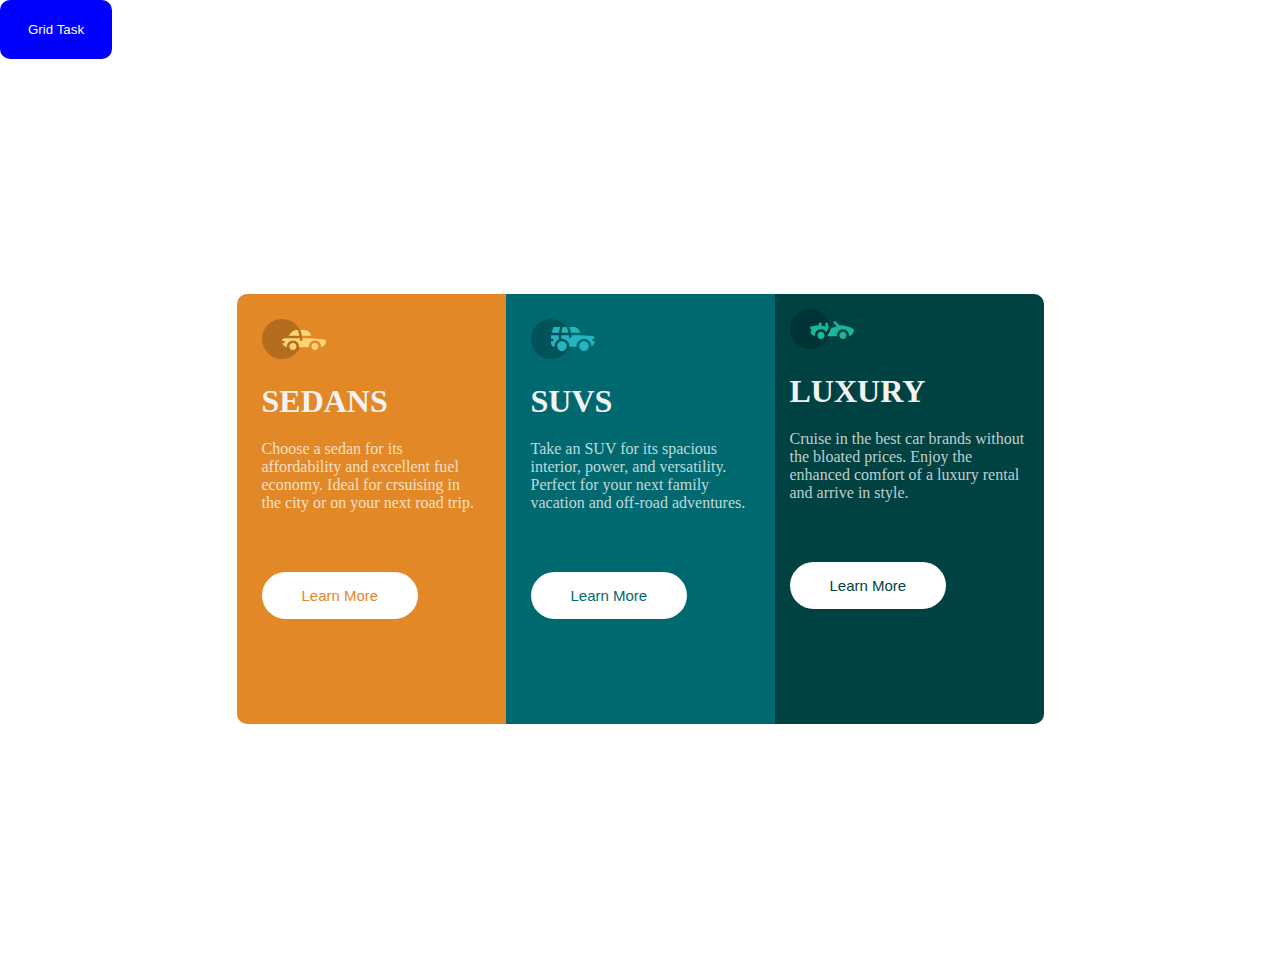
<file: index.html>
<!DOCTYPE html>
<html lang="en">
  <head>
    <meta charset="UTF-8" />
    <meta http-equiv="X-UA-Compatible" content="IE=edge" />
    <meta name="viewport" content="width=device-width, initial-scale=1.0" />
    <title>Flexbox layout</title>
    <link rel="stylesheet" href="flex.css" />
  </head>
  <body>
    <header>
      <button><a href="grid.html">Grid Task</a></button>
    </header>

    <div class="container">
      <div class="box box1">
        <div class="content">
          <img src="icon-sedans.svg" alt="" />
          <h1>SEDANS</h1>
          <p>
            Choose a sedan for its affordability and excellent fuel economy.
            Ideal for crsuising in the city or on your next road trip.
          </p>
          <button class="btn btn1">Learn More</button>
        </div>
      </div>
      <div class="box box2">
        <div class="content">
          <img src="icon-suvs.svg" alt="" />
          <h1>SUVS</h1>
          <p>
            Take an SUV for its spacious interior, power, and versatility.
            Perfect for your next family vacation and off-road adventures.
          </p>
          <button class="btn btn2">Learn More</button>
        </div>
      </div>
      <div class="box box3">
        <div class="luxury">
          <img src="icon-luxury.svg" alt="" />
          <h1>LUXURY</h1>
          <p>
            Cruise in the best car brands without the bloated prices. Enjoy the
            enhanced comfort of a luxury rental and arrive in style.
          </p>
          <button class="btn btn3">Learn More</button>
        </div>
      </div>
    </div>
  </body>
</html>
</file>
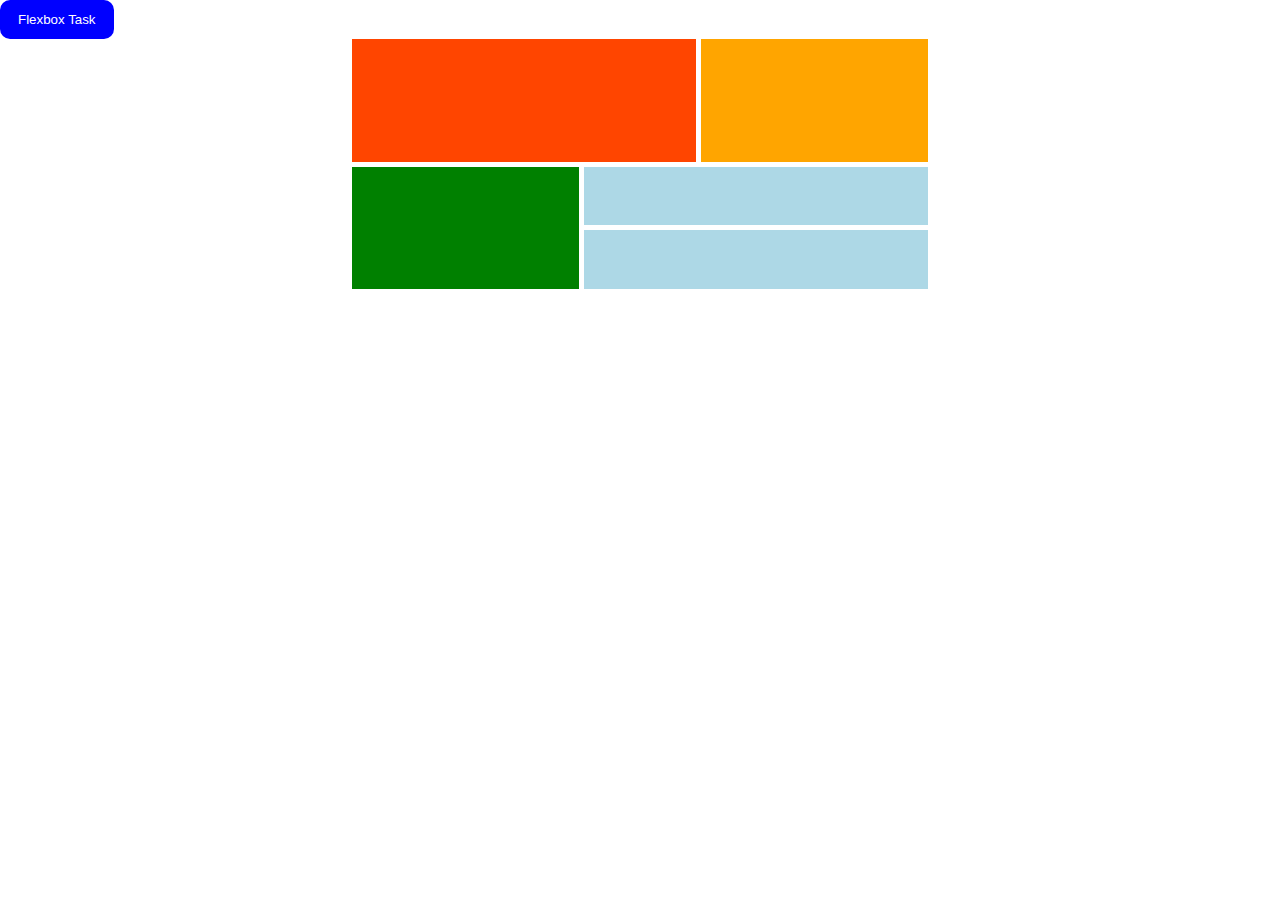
<file: grid.html>
<!DOCTYPE html>
<html lang="en">
  <head>
    <meta charset="UTF-8" />
    <meta http-equiv="X-UA-Compatible" content="IE=edge" />
    <meta name="viewport" content="width=device-width, initial-scale=1.0" />
    <title>Grid layout</title>
    <link rel="stylesheet" href="grid.css" />
  </head>
  <body>
    
  <header>
    <button><a href="index.html">Flexbox Task</a></button>
  </header>

   <main>
    <div class="container">
      <div class="a"></div>
      <div class="b"></div>
      <div class="c"></div>
      <div class="d"></div>
      <div class="e"></div>
    </div>
   </main>
     
  </body>
</html>
</file>
<file: flex.css>
*{
    box-sizing: border-box;
    margin: 0;
    padding: 0;
}

/* body{
    width: 100%;
    min-height: 100vh;
    display: flex;
    justify-content: center;
    align-items: center;
} */

a{
    text-decoration: none;
    color: black;
    margin: 10px;
}

.container  {
    height: 100vh;
    width: 100%;
    /* max-width: 1440px; */
    display: flex;
    justify-content: center;
    align-items: center;
    flex-flow: wrap;
}

.box {
    width: 269px;
    padding: 15px;
    min-height: 430px;
}

.box1 {
    background-color: hsl(31, 77%, 52%);
    border-top-left-radius: 10px;
    border-bottom-left-radius: 10px;
}

.box2 {
    background-color: hsl(184, 100%, 22%);
}

.box3 {
    background-color: hsl(179, 100%, 13%);
    border-top-right-radius: 10px;
    border-bottom-right-radius: 10px;
}

.content{
    padding: 10px;
}

h1{
    color: hsl(0, 0%, 95%);
    /* font-family: 'Lexend Deca', sans-serif; */
    text-transform: uppercase;
    margin: 20px 0px;
}

p{
    color: hsla(0, 0%, 100%, 0.75);
    /* font-family: 'Shoulders Display', cursive; */
}

.btn{
    margin: 60px 0px;
    padding: 15px 40px;
    border: 0px;
    border-radius: 30px;
    outline: none;
    background-color: #fff;
    cursor: pointer;
    /* font-family: 'Lexend Deca', sans-serif; */
    font-size: 15px;
    font-weight: 700px;

}

.btn1{
    color: hsl(31, 77%, 52%);
}

.btn2{
    color: hsl(184, 100%, 22%);
}

.btn3{
    color: hsl(179, 100%, 13%);
}

.btn:hover{
    background-color:transparent;
    border: 2px solid #fff;
    color: #fff;
    transition: 0.4s;
}

button a{
    text-decoration: none;
    display: inline-block;
    padding: 12px 18px;
    color: white;
}

button{
    border: none;
    background-color: blue;
    border-radius: 10px;
    
}
</file>
<file: grid.css>
*{
    box-sizing: border-box;
    margin: 0;
    padding: 0;
}

.container{
    display: grid;
    grid-template-areas: 'a a a b b'
                         'a a a b b'
                         'c c d d d'
                         'c c e e e';

    height: 250px;
    gap: 5px;
    width: 45%;
    margin: auto;

}



.a{grid-area: a;
background-color: orangered;
}

.b{grid-area: b;
background-color: orange;
}

.c{grid-area: c;
background-color: green;
}

.d{grid-area: d;
background-color: lightblue;
}

.e{grid-area: e;
background-color: lightblue;
}

a{
    text-decoration: none;
    display: inline-block;
    padding: 12px 18px;
    color: white;
}

button{
    border-radius: 10px;
    border: none;
    background-color: blue;
    
}
</file>
